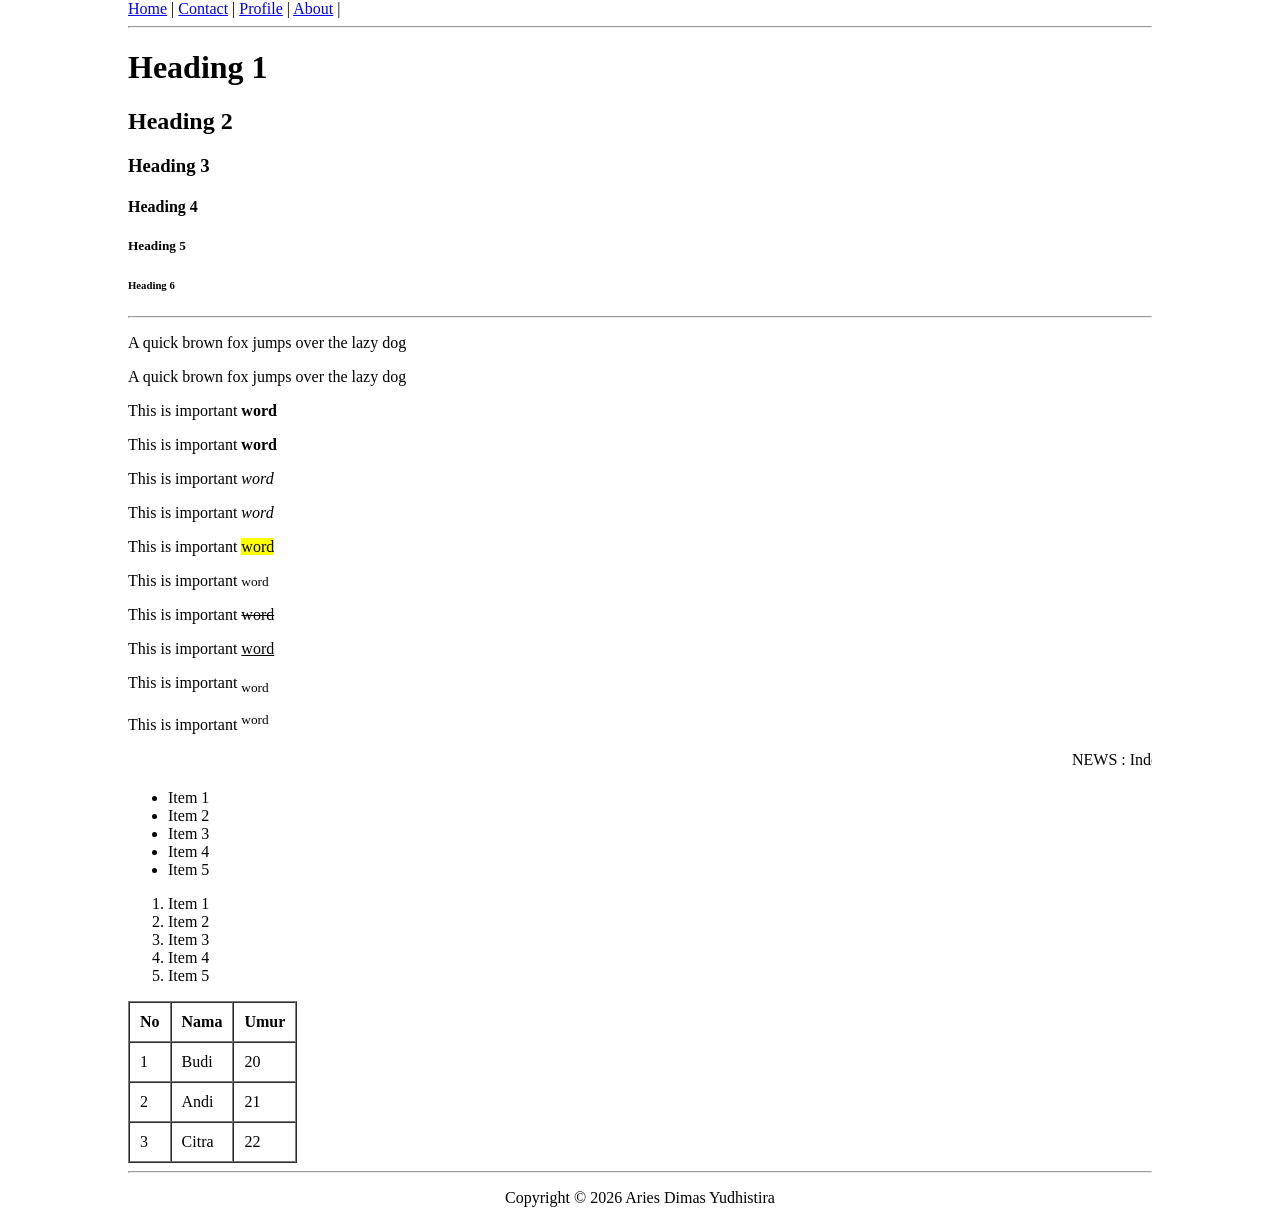
<file: session01/index.html>
<!DOCTYPE html>
<html lang="en">

<head>
    <meta charset="UTF-8">
    <meta name="viewport" content="width=device-width, initial-scale=1.0">
    <title>Home</title>
</head>

<body>

    <body style="width: 80%; margin: 0 auto;">
        <header>
            <nav>
                <a href="index.html">Home</a> |
                <a href="contact.html">Contact</a> |
                <a href="profile.html">Profile</a> |
                <a href="about.html">About</a> |
            </nav>
        </header>
        <hr>
        <main>
            <h1>Heading 1</h1>
            <h2>Heading 2</h2>
            <h3>Heading 3</h3>
            <h4>Heading 4</h4>
            <h5>Heading 5</h5>
            <h6>Heading 6</h6>

            <hr>


            <p> A quick brown fox jumps over the lazy dog </p>
            <p> A quick brown fox jumps over the lazy dog </p>

            <p> This is important <strong>word</strong> </p>
            <p> This is important <b>word</b> </p>
            <p> This is important <em>word</em> </p>
            <p> This is important <i>word</i> </p>
            <p> This is important <mark>word</mark> </p>
            <p> This is important <small>word</small> </p>
            <p> This is important <del>word</del> </p>
            <p> This is important <ins>word</ins> </p>
            <p> This is important <sub>word</sub> </p>
            <p> This is important <sup>word</sup> </p>

            <marquee> NEWS : Indonesia independence day is on 17th of August </marquee>

            <!-- Unordered List -->
            <ul>
                <li>Item 1</li>
                <li>Item 2</li>
                <li>Item 3</li>
                <li>Item 4</li>
                <li>Item 5</li>
            </ul>

            <!-- Ordered List -->
            <ol>
                <li>Item 1</li>
                <li>Item 2</li>
                <li>Item 3</li>
                <li>Item 4</li>
                <li>Item 5</li>
            </ol>

            <table border="1" cellpadding="10" cellspacing="0">
                <thead>
                    <tr>
                        <th>No</th>
                        <th>Nama</th>
                        <th>Umur</th>
                    </tr>
                </thead>
                <tbody>
                    <tr>
                        <td>1</td>
                        <td>Budi</td>
                        <td>20</td>
                    </tr>
                    <tr>
                        <td>2</td>
                        <td>Andi</td>
                        <td>21</td>
                    </tr>
                    <tr>
                        <td>3</td>
                        <td>Citra</td>
                        <td>22</td>
                    </tr>
                </tbody>
            </table>
        </main>
        <hr>
        <footer>
            <p style="text-align: center;"> Copyright &copy; 2026 Aries Dimas Yudhistira </p>
        </footer>


    </body>

</html>
</file>
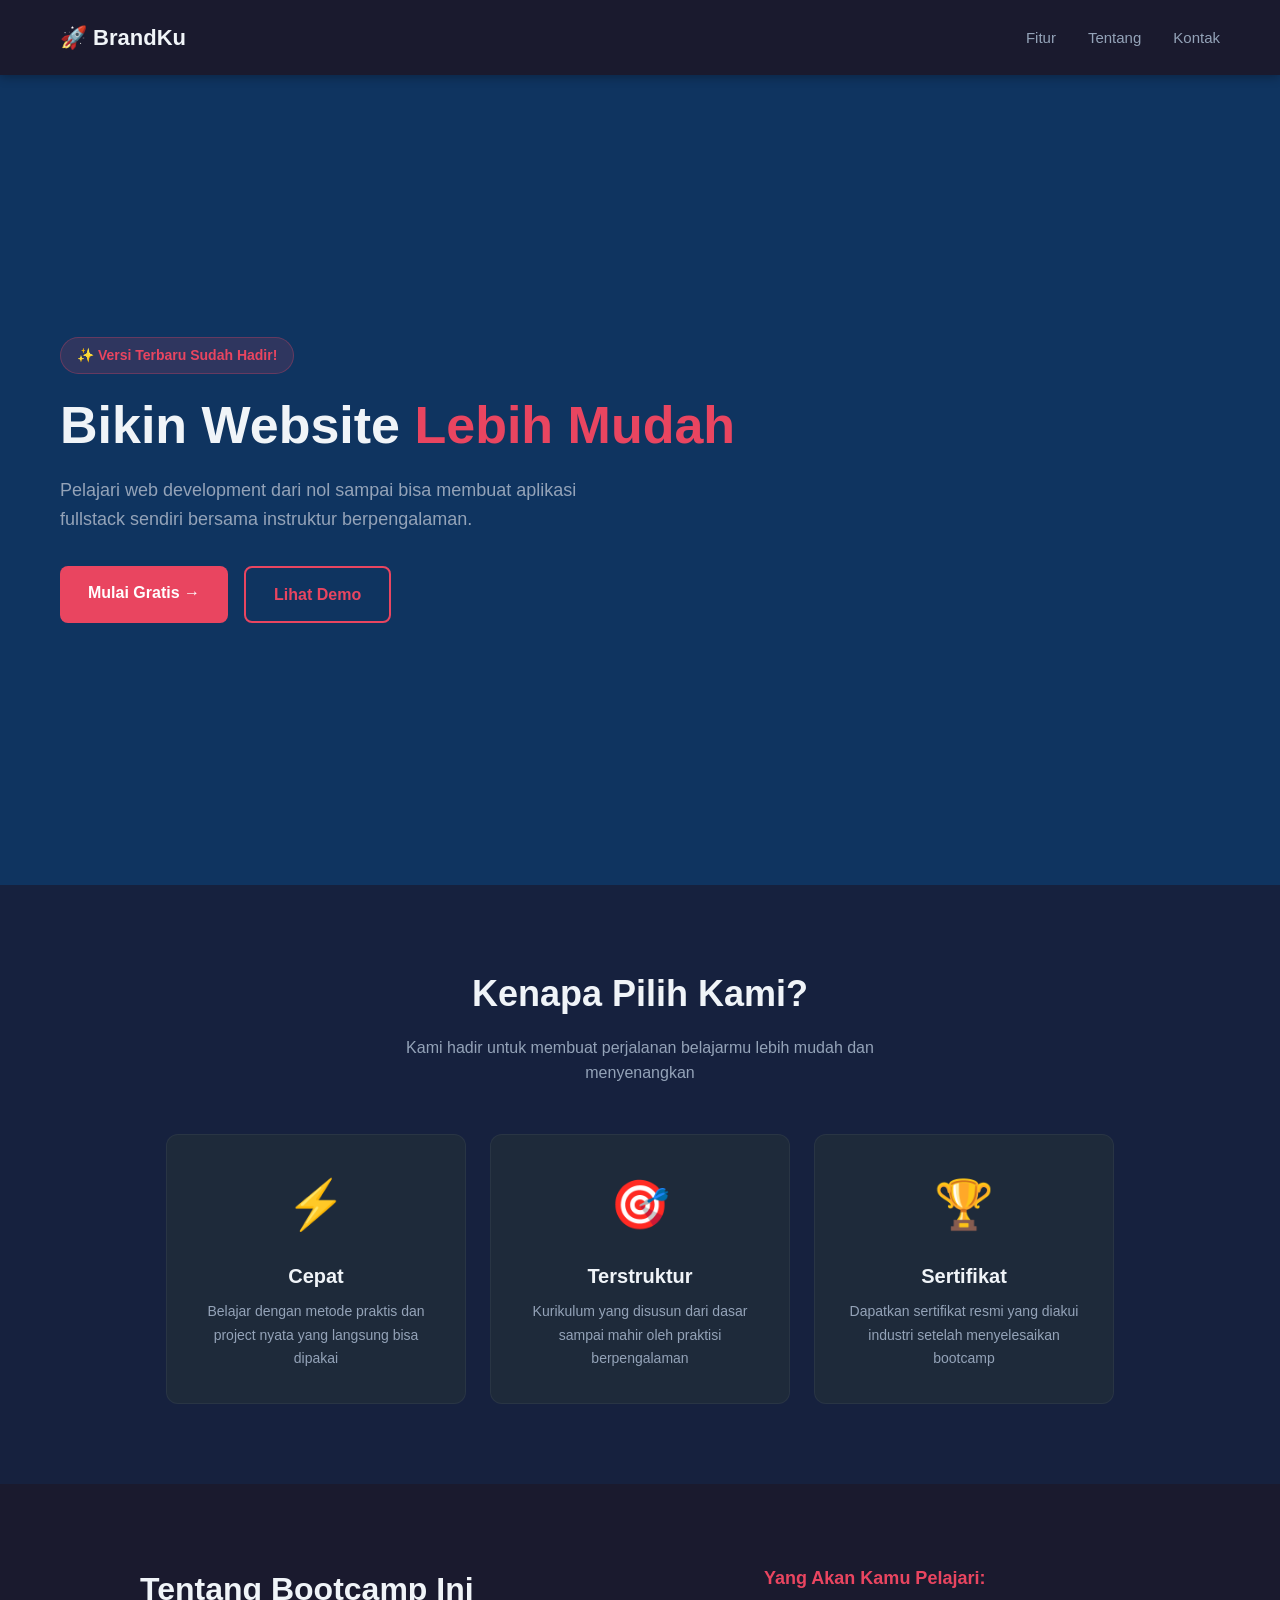
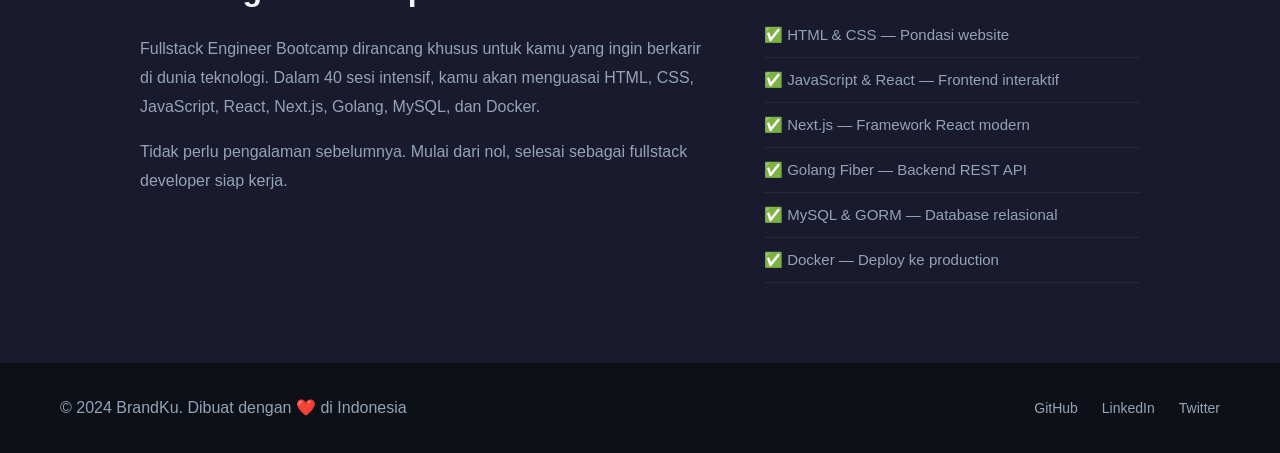
<file: session01/FE 02/index.html>
<!DOCTYPE html>
<html lang="id">
<head>
  <meta charset="UTF-8">
  <meta name="viewport" content="width=device-width, initial-scale=1.0">
  <link rel="stylesheet" href="style.css">
  <title>BrandKu - Landing Page</title>
</head>
<body>

  <!-- NAVBAR -->
  <nav class="navbar">
    <div class="logo">🚀 BrandKu</div>
    <ul class="nav-links">
      <li><a href="#fitur">Fitur</a></li>
      <li><a href="#tentang">Tentang</a></li>
      <li><a href="#kontak">Kontak</a></li>
    </ul>
  </nav>

  <!-- HERO SECTION -->
  <section class="hero">
    <div class="hero-konten">
      <p class="badge">✨ Versi Terbaru Sudah Hadir!</p>
      <h1>Bikin Website <span class="highlight">Lebih Mudah</span></h1>
      <p class="deskripsi">
        Pelajari web development dari nol sampai bisa membuat
        aplikasi fullstack sendiri bersama instruktur berpengalaman.
      </p>
      <div class="tombol-grup">
        <a href="#fitur" class="tombol-utama">Mulai Gratis →</a>
        <a href="#tentang" class="tombol-kedua">Lihat Demo</a>
      </div>
    </div>
  </section>

  <!-- SECTION FITUR -->
  <section class="fitur" id="fitur">
    <h2 class="judul-seksi">Kenapa Pilih Kami?</h2>
    <p class="subjudul-seksi">Kami hadir untuk membuat perjalanan belajarmu lebih mudah dan menyenangkan</p>
    <div class="kartu-grid">
      <div class="kartu">
        <div class="ikon">⚡</div>
        <h3>Cepat</h3>
        <p>Belajar dengan metode praktis dan project nyata yang langsung bisa dipakai</p>
      </div>
      <div class="kartu">
        <div class="ikon">🎯</div>
        <h3>Terstruktur</h3>
        <p>Kurikulum yang disusun dari dasar sampai mahir oleh praktisi berpengalaman</p>
      </div>
      <div class="kartu">
        <div class="ikon">🏆</div>
        <h3>Sertifikat</h3>
        <p>Dapatkan sertifikat resmi yang diakui industri setelah menyelesaikan bootcamp</p>
      </div>
    </div>
  </section>

  <!-- SECTION TENTANG -->
  <section class="tentang" id="tentang">
    <div class="tentang-konten">
      <div class="tentang-teks">
        <h2>Tentang Bootcamp Ini</h2>
        <p>
          Fullstack Engineer Bootcamp dirancang khusus untuk kamu yang ingin
          berkarir di dunia teknologi. Dalam 40 sesi intensif, kamu akan
          menguasai HTML, CSS, JavaScript, React, Next.js, Golang, MySQL,
          dan Docker.
        </p>
        <p>
          Tidak perlu pengalaman sebelumnya. Mulai dari nol, selesai sebagai
          fullstack developer siap kerja.
        </p>
      </div>
      <div class="tentang-list">
        <h3>Yang Akan Kamu Pelajari:</h3>
        <ul>
          <li>✅ HTML & CSS — Pondasi website</li>
          <li>✅ JavaScript & React — Frontend interaktif</li>
          <li>✅ Next.js — Framework React modern</li>
          <li>✅ Golang Fiber — Backend REST API</li>
          <li>✅ MySQL & GORM — Database relasional</li>
          <li>✅ Docker — Deploy ke production</li>
        </ul>
      </div>
    </div>
  </section>

  <!-- FOOTER -->
  <footer class="footer" id="kontak">
    <p>© 2024 BrandKu. Dibuat dengan ❤️ di Indonesia</p>
    <div class="sosmed">
      <a href="#">GitHub</a>
      <a href="#">LinkedIn</a>
      <a href="#">Twitter</a>
    </div>
  </footer>

</body>
</html>
</file>
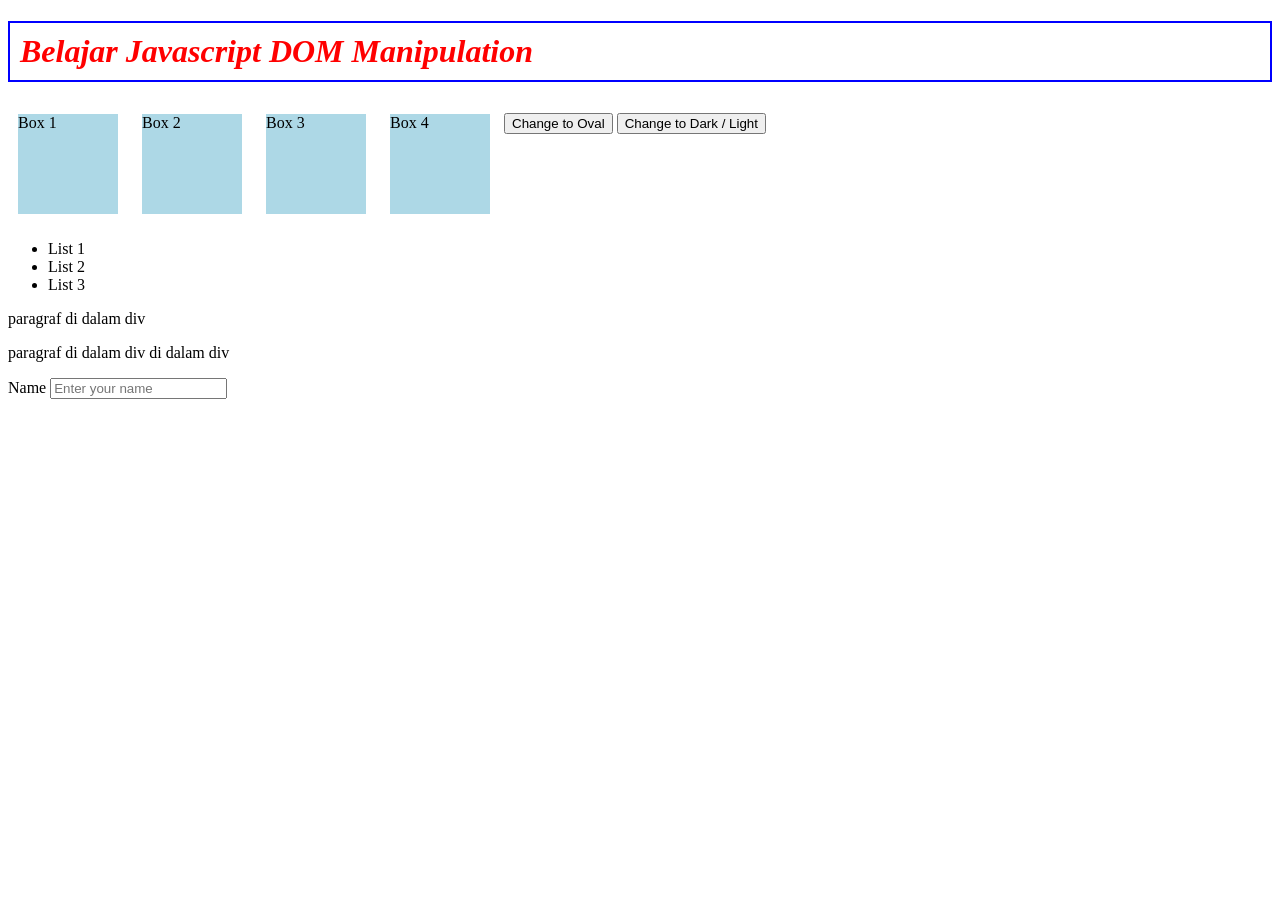
<file: session01/FE 04/DOM & API/index.html>
<!DOCTYPE html>
<html lang="en">

<head>
    <meta charset="UTF-8">
    <meta name="viewport" content="width=device-width, initial-scale=1.0">
    <title>Document</title>
    <style>
        .box {
            width: 100px;
            height: 100px;
            background-color: lightblue;
            margin: 10px;
            display: inline-block;
        }

        .oval {
            width: 100px;
            height: 50px;
            background-color: lightgreen;
            margin: 10px;
            display: inline-block;
            border-radius: 50%;
        }

        .dark {
            background-color: darkgray;

        }

        .light {
            background-color: white;
        }
    </style>
</head>

<body>
    <h1 id="judul"> Belajar Javascript DOM </h1>
    <div class="box" id="box1"> Box 1 </div>
    <div class="box" id="box2"> Box 2 </div>
    <div class="box" id="box3"> Box 3 </div>
    <div class="box" id="box4"> Box 4 </div>

    <button onclick="changeToOval()"> Change to Oval </button>

    <button onclick="changeTheme()"> Change to Dark / Light </button>
    <ul>
        <li> List 1 </li>
        <li> List 2 </li>
        <li> List 3 </li>
    </ul>

    <div class="dparent">
        <p> paragraf di dalam div </p>
    </div>
    <div class="dparent">
        <div>
            <p> paragraf di dalam div di dalam div </p>
        </div>
    </div>
    <div>
        <label for="name">Name</label>
        <input id="name" type="text" placeholder="Enter your name" />
    </div>
    <script>

        /* 
          selecteor dibagi 3 yaitu :
          1. untuk tag / element , bisa banyak. maka tipe datanya adalah array 
          2. untuk class , bisa banyak. maka tipe datanya adalah array
          3. untuk id , hanya bisa satu. maka tipe datanya adalah object

          kalau querySelector itu untuk mengambil data yang pertama kali ditemukan saja. ( ini tipe datanya object )
          sedangkan querySelectorAll itu untuk mengambil semua data yang ditemukan ( ini tipe datanya array )
        */

        const boxes = document.querySelector('.box');
        const boxesAll = document.querySelectorAll('.box');
        console.log(boxes);
        console.log(boxesAll)

        // looping setiap item pada data type Array
        boxesAll.forEach((item) => {
            console.log(item.textContent);
        })

        const box1 = document.getElementById('box1');
        console.log(box1);
        console.log(box1.textContent);

        const boxClasses = document.getElementsByClassName('box');
        console.log(boxClasses)

        console.log(boxClasses[0].textContent)
        console.log(boxClasses[1].textContent)

        console.log(document.querySelector("ul > li:first-child").textContent);

        console.log(document.querySelector("div.dparent > p").textContent)

        const judul = document.getElementById('judul');

        judul.innerText = "Belajar Javascript DOM Manipulation";
        judul.innerHTML = "<i>Belajar Javascript DOM Manipulation</i>";

        judul.style.color = "red";
        judul.style.border = "2px solid blue"
        judul.style.padding = "10px"

        function changeToOval() {
            // get semua element dengan class box
            const boxesAll = document.querySelectorAll('.box');

            // ubah semua element dengan class box menjadi oval dengan cara 
            // menambahkan class oval dan menghapus class box
            boxesAll.forEach((item) => {
                item.classList.add('oval');
                item.classList.remove('box');
            })
        }

        function changeTheme() {
            const body = document.body;

            // jika body tidak memiliki class dark maka tambahkan class dark
            // tanda seru ( ! ) itu untuk negasi atau membalikkan nilai boolean
            if (!body.classList.contains('dark')) {
                body.classList.toggle('dark');
            } else {
                body.classList.toggle('light');

            }

        }

        // document.getElementById("judul").addEventListener("mouseenter", function () {
        //     alert("Mouse masuk ke judul");
        // })
        // document.getElementById("judul").addEventListener("click", function () {
        //     alert("Judul di klik");
        // })

        // judul.addEventListener("blur", function () {
        //     alert("Judul kehilangan fokus");
        // })

        const nameInput = document.getElementById("name");

        nameInput.addEventListener("keydown", function (event) {
            if (event.key === "Enter") {
                alert("Anda menekan tombol Enter");
            }
            console.log("Key down : " + event.key);
        })
    </script>
</body>

</html>
</file>
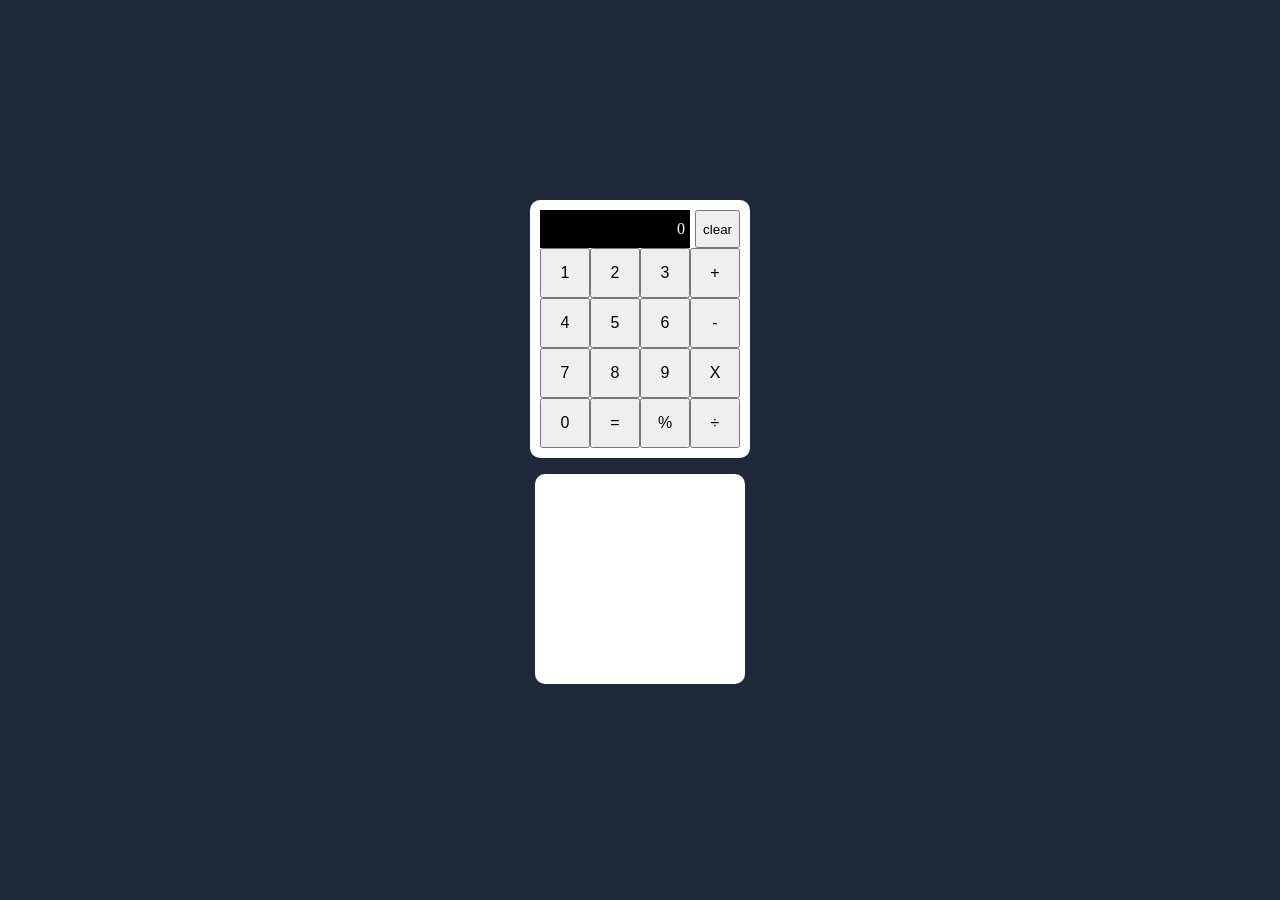
<file: session01/FE 03/Homework/Kalkulator/index.html>
<!DOCTYPE html>
<html lang="en">

<head>
    <meta charset="UTF-8">
    <meta name="viewport" content="width=device-width, initial-scale=1.0">
    <title>Document</title>
    <link rel="stylesheet" href="style.css">
</head>

<body>
    <div class="wrapper">
        <div class="screen">
            <div class="screen1" id="screen1">0</div>
            <div class="screen2" id="screen2">0</div>
            <div class="screenResult" id="screenResult"></div>
            <button onclick="clearAll()">clear</button>
        </div>
        <div class="buttons">
            <div><button value="1" id="1" onclick="numberClick(1)">1</button></div>
            <div><button value="2" id="2" onclick="numberClick(2)">2</button></div>
            <div><button value="3" id="3" onclick="numberClick(3)">3</button></div>
            <div><button value="+" id="+" onClick="operatorClick('+')">+</button></div>

            <div><button value="4" id="4" onclick="numberClick(4)">4</button></div>
            <div><button value="5" id="5" onclick="numberClick(5)">5</button></div>
            <div><button value="6" id="6" onclick="numberClick(6)">6</button></div>
            <div><button value="-" id="-" onClick="operatorClick('-')">-</button></div>

            <div><button value="7" id="7" onclick="numberClick(7)">7</button></div>
            <div><button value="8" id="8" onclick="numberClick(8)">8</button></div>
            <div><button value="9" id="9" onclick="numberClick(9)">9</button></div>
            <div><button value="*" id="*" onClick="operatorClick('*')">X</button></div>

            <div><button value="0" id="0" onclick="numberClick(0)">0</button></div>
            <div><button value="=" id="=" onclick="resultClick()">=</button></div>
            <div><button value="C" id="mod" onclick="operatorClick('%')">%</button></div>
            <div><button value="/" id="/" onClick="operatorClick('/')">&divide;</button></div>
        </div>
    </div>
    <ul class="history" id="history"></ul>

    <script src="script.js"></script>
</body>

</html>
</file>
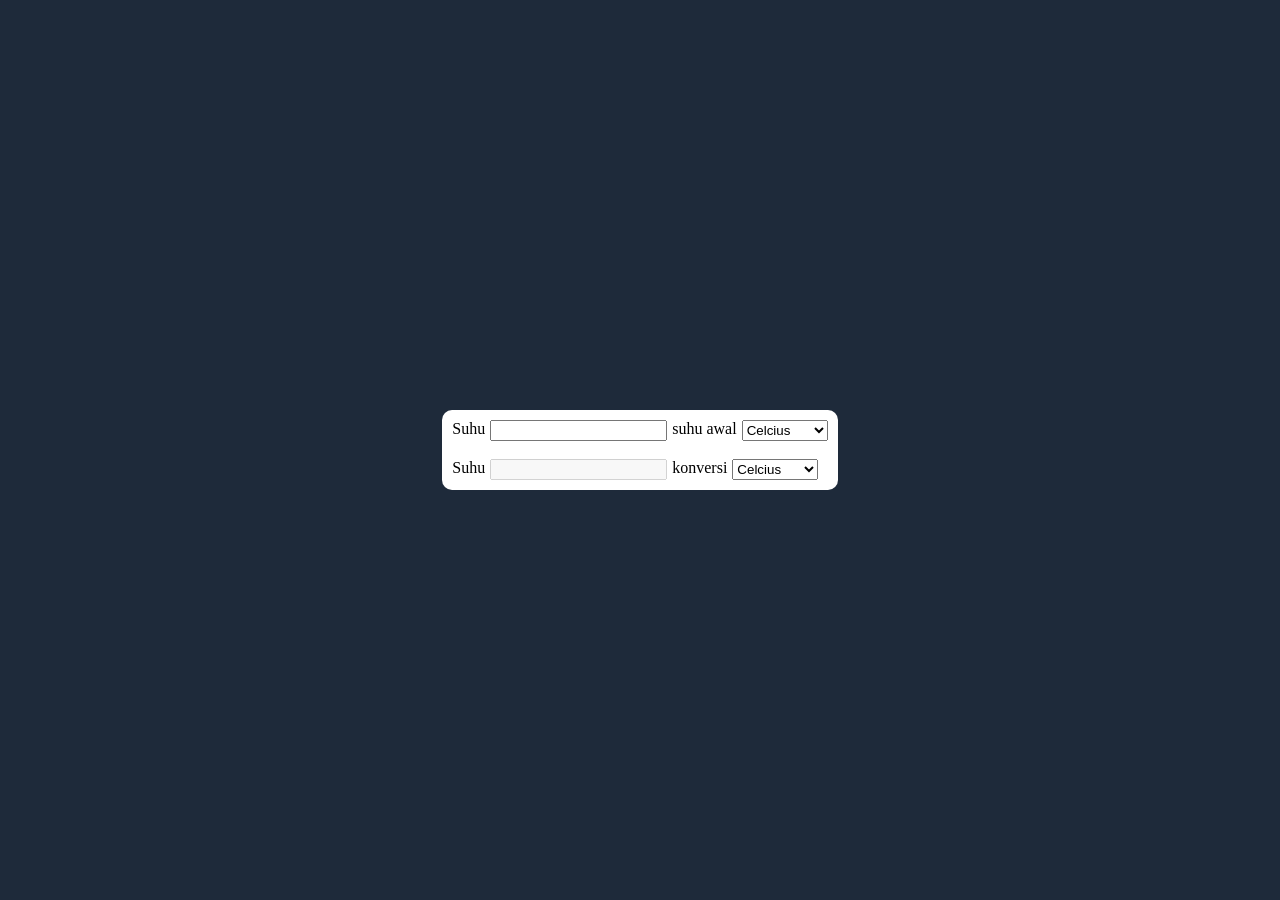
<file: session01/FE 03/Homework/Konversi Suhu/index.html>
<!DOCTYPE html>
<html lang="en">

<head>
    <meta charset="UTF-8">
    <meta name="viewport" content="width=device-width, initial-scale=1.0">
    <title>Document</title>
    <link rel="stylesheet" href="style.css">
</head>

<body>
    <div class="wrapper">
        <div class="wrapper-suhu">
            <label for="suhu1">Suhu</label>
            <input name="suhu1" id="suhu1" type="number" oninput="konversiSuhu()">
            <label for="suhu-awal">suhu awal</label>
            <select id="suhu-awal" onchange="konversiSuhu()">
                <option value="celcius">Celcius</option>
                <option value="fahrenheit">Fahrenheit</option>
                <option value="kelvin">Kelvin</option>
                <option value="reamur">Reamur</option>
            </select>
        </div>
        <br>
        <div class="wrapper-suhu">
            <label for="suhu2">Suhu</label>
            <input name="suhu2" id="suhu2" type="number" disabled>
            <label for="konversi">konversi</label>
            <select id="konversi" onchange="konversiSuhu()">
                <option value="celcius">Celcius</option>
                <option value="fahrenheit">Fahrenheit</option>
                <option value="kelvin">Kelvin</option>
                <option value="reamur">Reamur</option>
            </select>
        </div>
    </div>

    <script src="script.js"></script>
</body>

</html>
</file>
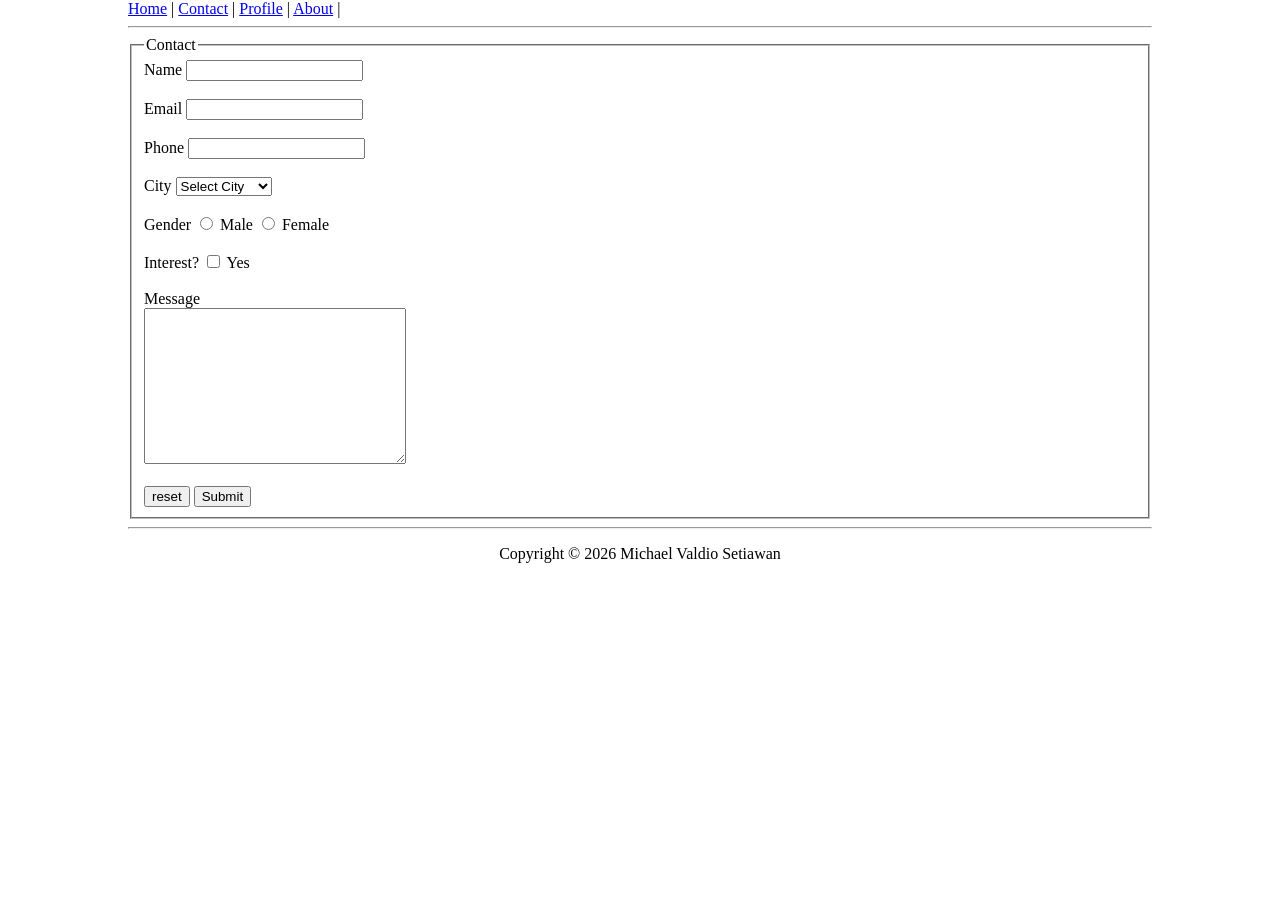
<file: session01/contact.html>
<!DOCTYPE html>
<html lang="en">

<head>
    <meta charset="UTF-8">
    <meta name="viewport" content="width=device-width, initial-scale=1.0">
    <title>Contact</title>
</head>

<body style="width: 80%; margin: 0 auto;">
    <header>
        <nav>
            <a href="index.html">Home</a> |
            <a href="contact.html">Contact</a> |
            <a href="profile.html">Profile</a> |
            <a href="about.html">About</a> |
        </nav>
    </header>
    <hr>

    <main>
        <fieldset>
            <legend>Contact</legend>
            <form action="">
                <div>
                    <label for="name">Name</label>
                    <input type="text" id="name" name="name">
                </div>
                <br>
                <div>
                    <label for="email">Email</label>
                    <input type="email" id="email" name="email">
                </div>
                <br>
                <div>
                    <label for="phone">Phone</label>
                    <input type="text" id="phone" name="phone">
                </div>
                <br>
                <div>
                    <label for="city">City</label>
                    <select name="city" id="city">
                        <option value="">Select City</option>
                        <option value="jakarta">Jakarta</option>
                        <option value="bandung">Bandung</option>
                        <option value="surabaya">Surabaya</option>
                        <option value="surabaya">Jambi</option>
                        <option value="surabaya">Bandung</option>
                        <option value="surabaya">Tasikmalaya</option>
                        <option value="surabaya">Depok</option>
                        <option value="surabaya">Bekasi</option>
                        <option value="surabaya">Yogya</option>
                        <option value="surabaya">Suakarta</option>
                        <option value="surabaya">Malang</option>
                    </select>
                </div>
                <br>
                <div>
                    <label for="gender">Gender</label>
                    <input type="radio" id="male" name="gender" value="male">
                    <label for="male">Male</label>
                    <input type="radio" id="female" name="gender" value="female">
                    <label for="female">Female</label>
                </div>
                <br>
                <div>
                    <label for="hobbies">Interest?</label>
                    <input type="checkbox" id="yes" name="hobbies" value="yes">
                    <label for="yes">Yes</label>
                </div>
                <br>
                <div>
                    <div>
                        <label for="message">Message</label>
                    </div>
                    <textarea id="message" name="message" cols="30" rows="10" draggable="false"></textarea>
                </div>
                <br>
                <input type="reset" value="reset">
                <input type="submit" value="Submit">
            </form>
        </fieldset>
    </main>
    <hr>
    <footer>
        <p style="text-align: center;"> Copyright &copy; 2026 Michael Valdio Setiawan </p>
    </footer>
</body>

</html>
</file>
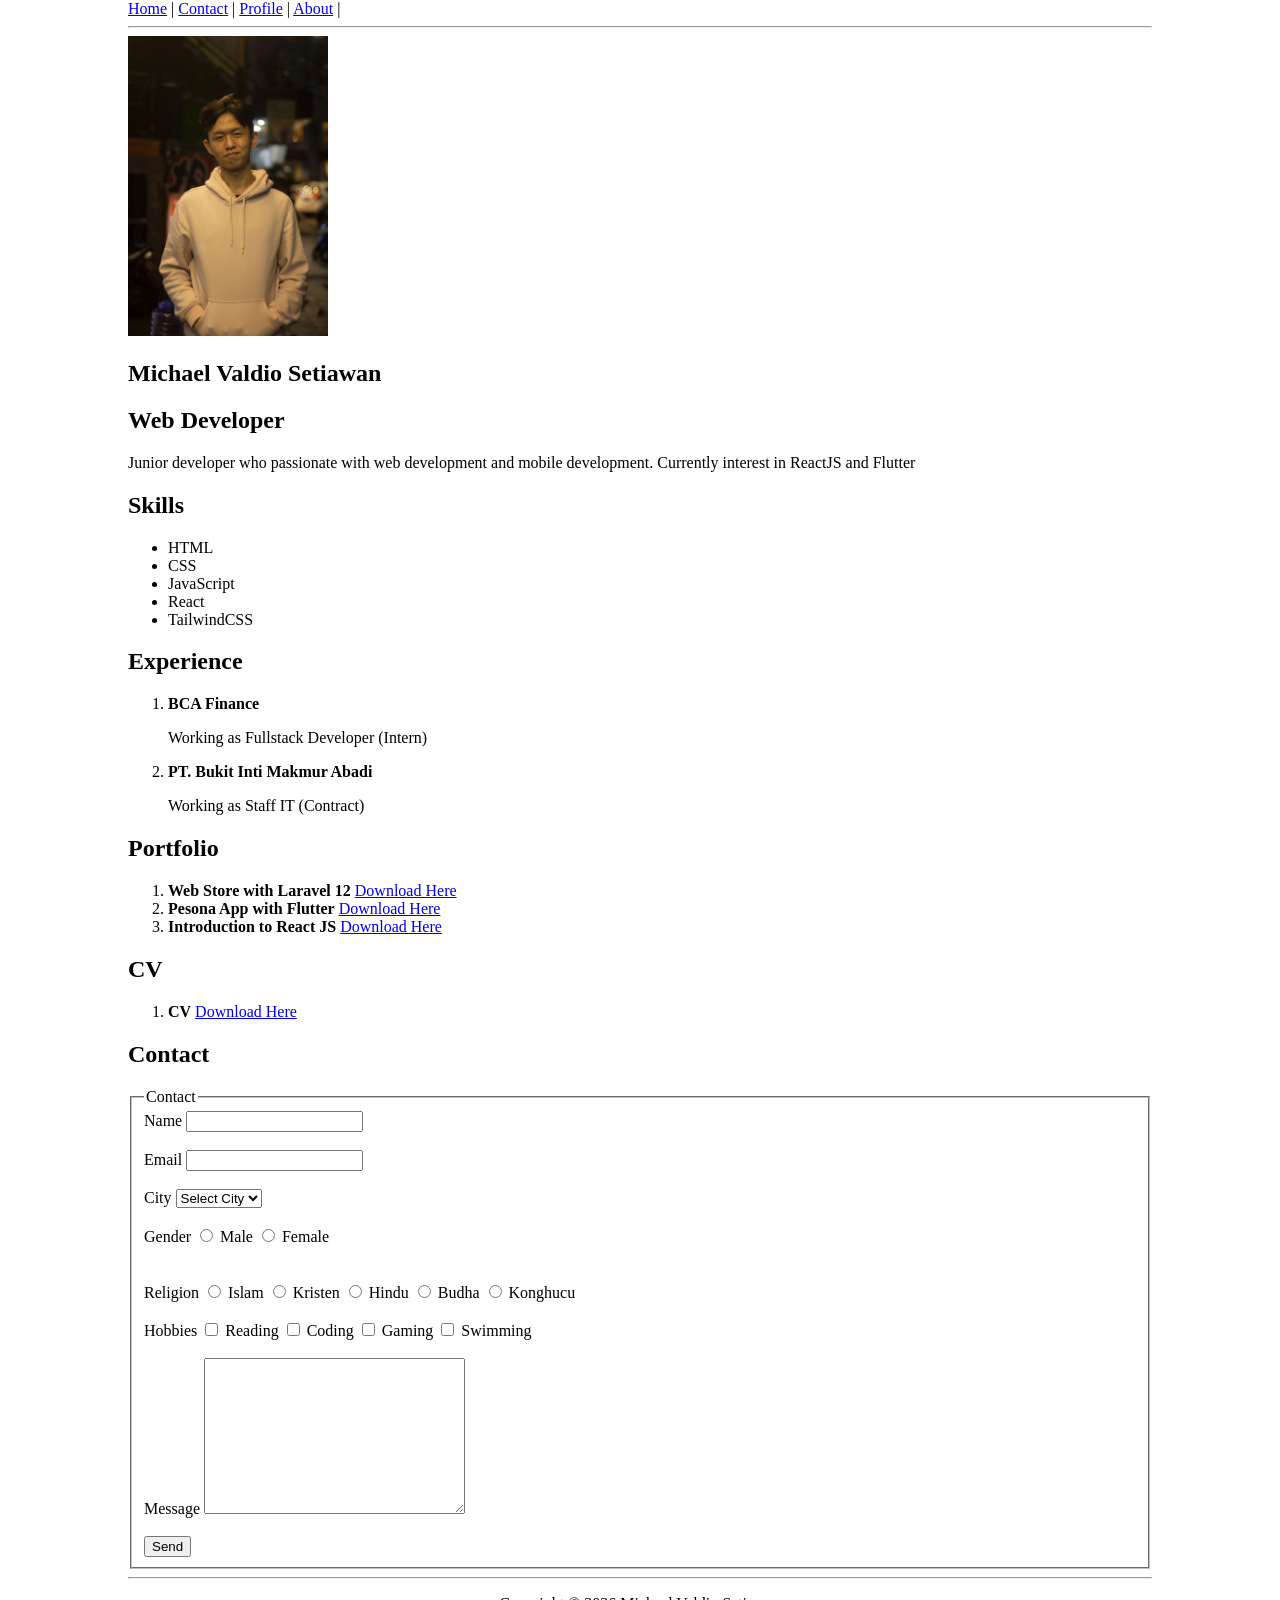
<file: session01/profile.html>
<!DOCTYPE html>
<html lang="en">

<head>
    <meta charset="UTF-8">
    <meta name="viewport" content="width=device-width, initial-scale=1.0">
    <title>Profile</title>
</head>

<body style="width: 80%; margin: 0 auto;">
    <header>
        <nav>
            <a href="index.html">Home</a> |
            <a href="contact.html">Contact</a> |
            <a href="profile.html">Profile</a> |
            <a href="about.html">About</a> |
        </nav>
    </header>
    <hr>
    <main>

        <section>
            <img width="200px" src="img/pp.jpg" alt="Profile">
            <h1> Michael Valdio Setiawan </h1>
            <h2> Web Developer </h2>

            <p> Junior developer who passionate with web development and mobile development. Currently interest in
                ReactJS and Flutter </p>
        </section>
        <section>
            <h2> Skills </h2>
            <ul>
                <li> HTML </li>
                <li> CSS </li>
                <li> JavaScript </li>
                <li> React </li>
                <li> TailwindCSS </li>
            </ul>
        </section>
        <section>
            <h2> Experience </h2>
            <ol>
                <li>
                    <strong>BCA Finance </strong>
                    <p>Working as Fullstack Developer (Intern)</p>
                </li>

                <li>
                    <strong>PT. Bukit Inti Makmur Abadi</strong>
                    <p>Working as Staff IT (Contract)</p>
                </li>
            </ol>
        </section>
        <section>
            <h2> Portfolio </h2>
            <ol>
                <li>
                    <strong>Web Store with Laravel 12</strong>
                    <a href="https://github.com/mike2391/Laravel12-Web-CBD/archive/refs/heads/main.zip"
                        download>Download Here</a>
                </li>

                <li>
                    <strong>Pesona App with Flutter</strong>
                    <a href="https://github.com/mike2391/Pesona-for-Thesis/archive/refs/heads/main.zip"
                        download="">Download Here</a>
                </li>
                <li>
                    <strong>Introduction to React JS</strong>
                    <a href=https://github.com/mike2391/Introduction-For-React-JS/archive/refs/heads/main.zip
                        download="">Download Here</a>
                </li>
            </ol>
        </section>
        <section>
            <h2> CV </h2>
            <ol>
                <li>
                    <strong>CV</strong>
                    <a href="https://drive.google.com/uc?export=download&id=171N7_SjHkd5fcm0aGzCpH8FGl90qhoPa"
                        download>Download Here</a>
                </li>
            </ol>
        </section>
        <section>
            <h2> Contact </h2>
            <fieldset>
                <legend>Contact</legend>
                <form action="">
                    <div>
                        <label for="name">Name</label>
                        <input type="text" id="name" name="name">
                    </div>
                    <br>
                    <div>
                        <label for="email">Email</label>
                        <input type="email" id="email" name="email">
                    </div>
                    <br>
                    <div>
                        <label for="city">City</label>
                        <select name="city" id="city">
                            <option value="">Select City</option>
                            <option value="jakarta">Jakarta</option>
                            <option value="bandung">Bandung</option>
                            <option value="surabaya">Surabaya</option>
                        </select>
                    </div>
                    <br>
                    <div>
                        <label for="gender">Gender</label>
                        <input type="radio" id="male" name="gender" value="male">
                        <label for="male">Male</label>
                        <input type="radio" id="female" name="gender" value="female">
                        <label for="female">Female</label>
                    </div>
                    <br>
                    <br>
                    <div>
                        <label for="religion">Religion</label>
                        <input type="radio" id="islam" name="religion" value="islam">
                        <label for="islam">Islam</label>
                        <input type="radio" id="kristen" name="religion" value="kristen">
                        <label for="kristen">Kristen</label>
                        <input type="radio" id="hindu" name="religion" value="hindu">
                        <label for="hindu">Hindu</label>
                        <input type="radio" id="budha" name="religion" value="budha">
                        <label for="budha">Budha</label>
                        <input type="radio" id="konghucu" name="religion" value="konghucu">
                        <label for="konghucu">Konghucu</label>
                    </div>
                    <br>
                    <div>
                        <label for="hobbies">Hobbies</label>
                        <input type="checkbox" id="reading" name="hobbies" value="reading">
                        <label for="reading">Reading</label>
                        <input type="checkbox" id="coding" name="hobbies" value="coding">
                        <label for="coding">Coding</label>
                        <input type="checkbox" id="gaming" name="hobbies" value="gaming">
                        <label for="gaming">Gaming</label>
                        <input type="checkbox" id="swimming" name="hobbies" value="swimming">
                        <label for="swimming">Swimming</label>
                    </div>
                    <br>
                    <div>
                        <label for="message">Message</label>
                        <textarea id="message" name="message" cols="30" rows="10" draggable="false"></textarea>
                    </div>
                    <br>
                    <input type="submit" value="Send">
                </form>
            </fieldset>
        </section>
    </main>
    <hr>
    <footer>
        <p style="text-align: center;"> Copyright &copy; 2026 Michael Valdio Setiawan</p>
    </footer>
</body>

</html>
</file>
<file: session01/FE 02/style.css>
/* ============================================
   RESET & GLOBAL
   ============================================ */
* {
  margin: 0;
  padding: 0;
  box-sizing: border-box;
}

body {
  font-family: 'Segoe UI', Arial, sans-serif;
  background-color: #0F1629;
  color: #F0F4F8;
  line-height: 1.6;
}

/* ============================================
   CSS VARIABLES (Warna & Ukuran Global)
   ============================================ */
:root {
  --warna-utama:   #E94560;
  --bg-gelap:      #1A1A2E;
  --bg-biru:       #0F3460;
  --bg-kartu:      #1E2A3A;
  --teks-putih:    #F0F4F8;
  --teks-abu:      #94A3B8;
  --radius:        8px;
  --radius-besar:  12px;
  --shadow:        0 4px 20px rgba(0, 0, 0, 0.3);
  --transisi:      all 0.3s ease;
}

/* ============================================
   NAVBAR
   ============================================ */
.navbar {
  display: flex;                      /* aktifkan flexbox */
  justify-content: space-between;     /* logo kiri, menu kanan */
  align-items: center;                /* sejajar tengah vertikal */
  padding: 20px 60px;
  background-color: var(--bg-gelap);
  position: sticky;
  top: 0;
  z-index: 100;
  box-shadow: 0 2px 10px rgba(0, 0, 0, 0.3);
}

.logo {
  font-size: 22px;
  font-weight: bold;
  color: var(--teks-putih);
  text-decoration: none;
}

.nav-links {
  display: flex;          /* menu berjajar horizontal */
  list-style: none;
  gap: 32px;              /* jarak antar menu */
}

.nav-links a {
  color: var(--teks-abu);
  text-decoration: none;
  font-size: 15px;
  font-weight: 500;
  transition: var(--transisi);
}

.nav-links a:hover {
  color: var(--warna-utama);
}

/* ============================================
   HERO SECTION
   ============================================ */
.hero {
  min-height: 90vh;
  background: var(--bg-biru);
  display: flex;                /* aktifkan flexbox */
  align-items: center;          /* konten di tengah vertikal */
  padding: 60px;
}

.hero-konten {
  max-width: 680px;
}

.badge {
  display: inline-block;
  background: rgba(233, 69, 96, 0.15);
  color: var(--warna-utama);
  padding: 6px 16px;
  border-radius: 20px;
  font-size: 14px;
  font-weight: 600;
  margin-bottom: 20px;
  border: 1px solid rgba(233, 69, 96, 0.3);
}

.hero h1 {
  font-size: 52px;
  color: var(--teks-putih);
  line-height: 1.2;
  margin-bottom: 20px;
}

.highlight {
  color: var(--warna-utama);
}

.deskripsi {
  font-size: 18px;
  color: var(--teks-abu);
  margin-bottom: 32px;
  max-width: 560px;
}

.tombol-grup {
  display: flex;    /* tombol berjajar horizontal */
  gap: 16px;
  flex-wrap: wrap;  /* turun baris di layar kecil */
}

.tombol-utama {
  background: var(--warna-utama);
  color: white;
  padding: 14px 28px;
  border-radius: var(--radius);
  text-decoration: none;
  font-weight: bold;
  font-size: 16px;
  transition: var(--transisi);
}

.tombol-utama:hover {
  background: #c73652;
  transform: translateY(-2px);
  box-shadow: 0 8px 20px rgba(233, 69, 96, 0.4);
}

.tombol-kedua {
  border: 2px solid var(--warna-utama);
  color: var(--warna-utama);
  padding: 14px 28px;
  border-radius: var(--radius);
  text-decoration: none;
  font-weight: bold;
  font-size: 16px;
  transition: var(--transisi);
}

.tombol-kedua:hover {
  background: rgba(233, 69, 96, 0.1);
  transform: translateY(-2px);
}

/* ============================================
   SECTION FITUR
   ============================================ */
.fitur {
  padding: 80px 60px;
  background: #16213E;
  text-align: center;
}

.judul-seksi {
  font-size: 36px;
  color: var(--teks-putih);
  margin-bottom: 12px;
}

.subjudul-seksi {
  font-size: 16px;
  color: var(--teks-abu);
  margin-bottom: 48px;
  max-width: 500px;
  margin-left: auto;
  margin-right: auto;
}

.kartu-grid {
  display: flex;              /* kartu berjajar */
  gap: 24px;                  /* jarak antar kartu */
  flex-wrap: wrap;            /* turun baris kalau tidak muat */
  justify-content: center;    /* kartu di tengah */
}

.kartu {
  flex: 1;                    /* kartu mengisi ruang sama rata */
  min-width: 220px;           /* lebar minimum sebelum turun baris */
  max-width: 300px;
  background: var(--bg-kartu);
  border-radius: var(--radius-besar);
  padding: 32px;
  transition: var(--transisi);
  border: 1px solid rgba(255, 255, 255, 0.05);
}

.kartu:hover {
  transform: translateY(-8px);   /* naik ke atas saat hover */
  box-shadow: var(--shadow);
  border-color: rgba(233, 69, 96, 0.3);
}

.ikon {
  font-size: 48px;
  margin-bottom: 16px;
}

.kartu h3 {
  color: var(--teks-putih);
  font-size: 20px;
  margin-bottom: 8px;
}

.kartu p {
  color: var(--teks-abu);
  font-size: 14px;
  line-height: 1.7;
}

/* ============================================
   SECTION TENTANG
   ============================================ */
.tentang {
  padding: 80px 60px;
  background: var(--bg-gelap);
}

.tentang-konten {
  display: flex;          /* 2 kolom berdampingan */
  gap: 60px;
  align-items: flex-start;
  max-width: 1000px;
  margin: 0 auto;
}

.tentang-teks {
  flex: 3;                /* dapat 3/5 lebar */
}

.tentang-list {
  flex: 2;                /* dapat 2/5 lebar */
}

.tentang-teks h2 {
  font-size: 32px;
  color: var(--teks-putih);
  margin-bottom: 20px;
}

.tentang-teks p {
  color: var(--teks-abu);
  font-size: 16px;
  line-height: 1.8;
  margin-bottom: 16px;
}

.tentang-list h3 {
  font-size: 18px;
  color: var(--warna-utama);
  margin-bottom: 20px;
  font-weight: bold;
}

.tentang-list ul {
  list-style: none;
}

.tentang-list li {
  color: var(--teks-abu);
  font-size: 15px;
  padding: 10px 0;
  border-bottom: 1px solid rgba(255, 255, 255, 0.05);
  transition: var(--transisi);
}

.tentang-list li:hover {
  color: var(--teks-putih);
  padding-left: 8px;
}

/* ============================================
   FOOTER
   ============================================ */
.footer {
  background: #0D1117;
  color: var(--teks-abu);
  padding: 32px 60px;
  display: flex;                    /* teks kiri, sosmed kanan */
  justify-content: space-between;
  align-items: center;
  flex-wrap: wrap;                  /* turun baris di HP */
  gap: 16px;
}

.sosmed {
  display: flex;
  gap: 24px;
}

.sosmed a {
  color: var(--teks-abu);
  text-decoration: none;
  font-size: 14px;
  transition: var(--transisi);
}

.sosmed a:hover {
  color: var(--warna-utama);
}

/* ============================================
   MEDIA QUERY — Responsif untuk HP
   ============================================ */
@media (max-width: 768px) {

  /* Navbar: sembunyikan menu di HP */
  .navbar {
    padding: 16px 24px;
    flex-wrap: wrap;
    gap: 12px;
  }

  .nav-links {
    gap: 16px;
  }

  .nav-links a {
    font-size: 13px;
  }

  /* Hero: perkecil font */
  .hero {
    padding: 40px 24px;
    min-height: 70vh;
  }

  .hero h1 {
    font-size: 32px;
  }

  .deskripsi {
    font-size: 15px;
  }

  /* Fitur: kartu full width */
  .fitur {
    padding: 60px 24px;
  }

  .kartu {
    min-width: 100%;    /* kartu jadi full width di HP */
    max-width: 100%;
  }

  /* Tentang: kolom jadi satu */
  .tentang {
    padding: 60px 24px;
  }

  .tentang-konten {
    flex-direction: column;   /* dari horizontal jadi vertikal */
    gap: 32px;
  }

  /* Footer: kolom jadi satu, tengah */
  .footer {
    padding: 24px;
    flex-direction: column;
    text-align: center;
  }
}
</file>
<file: session01/FE 03/Homework/Kalkulator/style.css>
body {
  margin: 0;
  padding: 0;
  background-color: #1e2a3a;
  width: 100%;
  height: 100vh;
  display: flex;
  justify-content: center;
  align-items: center;
  flex-direction: column;
}

.wrapper {
  background-color: white;
  width: 200px;
  padding: 10px;
  border-radius: 10px;
}

.screen {
  display: flex;
  gap: 5px;
}

.screen1,
.screen2,
.screenResult {
  width: 100%;
  /* height: 50px */
  background-color: black;
  color: white;
  display: block;
  text-align: right;
  padding: 10px 5px;
}

.buttons {
  display: grid;
  grid-template-columns: repeat(4, 1fr);
}

.buttons button {
  height: 50px;
  width: 50px;
  font-size: 16px;
}

ul {
  color: black;
}

.history {
  list-style-type: none;
  height: 200px;
  width: 200px;
  background-color: white;
  overflow-y: auto;
  padding: 5px;
  border-radius: 10px;
}
</file>
<file: session01/FE 03/Homework/Konversi Suhu/style.css>
body {
  margin: 0;
  padding: 0;
  background-color: #1e2a3a;
  width: 100%;
  height: 100vh;
  display: flex;
  justify-content: center;
  align-items: center;
  flex-direction: column;
}

.wrapper {
  background-color: white;
  padding: 10px;
  border-radius: 10px;
}

.wrapper-suhu {
  display: flex;
  gap: 5px;
}
</file>
